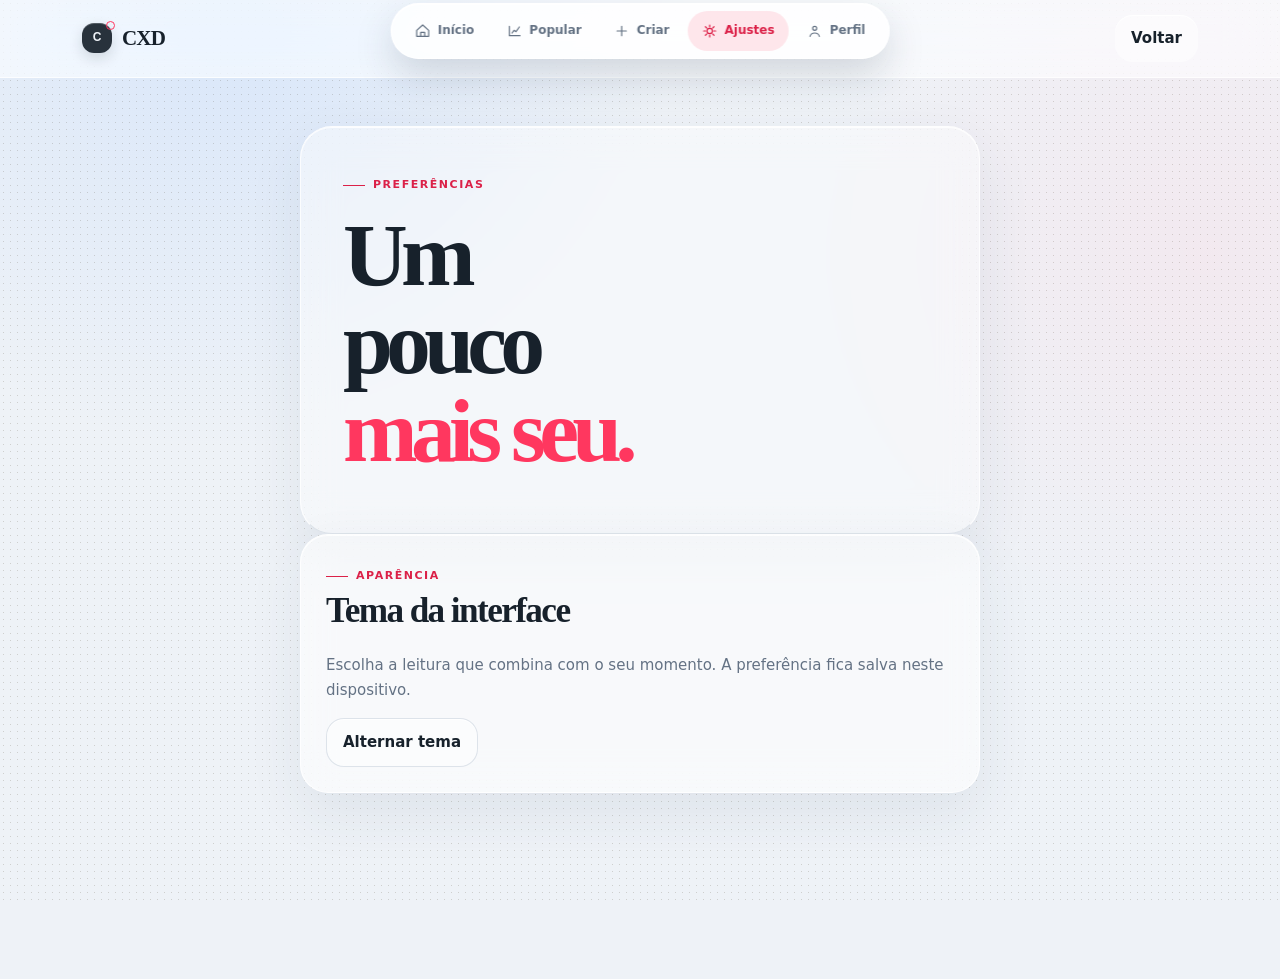
<file: config.html>
<!DOCTYPE html><html lang="pt-BR"><head><meta charset="UTF-8"><meta name="viewport" content="width=device-width, initial-scale=1.0"><title>Preferências — CXD</title><link rel="stylesheet" href="style.css"></head><body><header class="site-header"><div class="topbar"><a class="brand" href="index.html"><span class="brand-mark">C</span><span>CXD</span></a><nav class="desktop-nav"><a href="index.html"><svg class="icon" viewBox="0 0 24 24"><path d="m3 11 9-8 9 8v9H3zM9 20v-6h6v6"/></svg><span>Início</span></a><a href="populares.html"><svg class="icon" viewBox="0 0 24 24"><path d="M4 19V5M4 19h16M8 15l3-4 3 2 5-7"/></svg><span>Popular</span></a><a href="criar.html"><svg class="icon" viewBox="0 0 24 24"><path d="M12 5v14M5 12h14"/></svg><span>Criar</span></a><a class="active" href="config.html"><svg class="icon" viewBox="0 0 24 24"><path d="M12 3v3M12 18v3M3 12h3M18 12h3M5.6 5.6l2.1 2.1M16.3 16.3l2.1 2.1M18.4 5.6l-2.1 2.1M7.7 16.3l-2.1 2.1"/><circle cx="12" cy="12" r="4"/></svg><span>Ajustes</span></a><a href="perfil.html"><svg class="icon" viewBox="0 0 24 24"><circle cx="12" cy="8" r="3"/><path d="M5 20c.8-3.2 3.1-5 7-5s6.2 1.8 7 5"/></svg><span>Perfil</span></a></nav><a href="index.html" class="button secondary">Voltar</a></div></header><main><div style="max-width:680px;margin:auto"><section class="hero reveal"><div><span class="eyebrow">Preferências</span><h1>Um pouco<br><span>mais seu.</span></h1></div></section><section class="card reveal"><div class="section-head"><div><span class="eyebrow">Aparência</span><h2>Tema da interface</h2></div></div><p style="color:var(--muted)">Escolha a leitura que combina com o seu momento. A preferência fica salva neste dispositivo.</p><button class="secondary" onclick="tema()">Alternar tema</button></section></div></main><nav class="bottom-nav"><a href="index.html"><svg class="icon" viewBox="0 0 24 24"><path d="m3 11 9-8 9 8v9H3zM9 20v-6h6v6"/></svg><span>Início</span></a><a href="populares.html"><svg class="icon" viewBox="0 0 24 24"><path d="M4 19V5M4 19h16M8 15l3-4 3 2 5-7"/></svg><span>Popular</span></a><a create-action href="criar.html"><svg class="icon" viewBox="0 0 24 24"><path d="M12 5v14M5 12h14"/></svg><span>Criar</span></a><a class="active" href="config.html"><svg class="icon" viewBox="0 0 24 24"><path d="M12 3v3M12 18v3M3 12h3M18 12h3M5.6 5.6l2.1 2.1M16.3 16.3l2.1 2.1M18.4 5.6l-2.1 2.1M7.7 16.3l-2.1 2.1"/><circle cx="12" cy="12" r="4"/></svg><span>Ajustes</span></a><a href="perfil.html"><svg class="icon" viewBox="0 0 24 24"><circle cx="12" cy="8" r="3"/><path d="M5 20c.8-3.2 3.1-5 7-5s6.2 1.8 7 5"/></svg><span>Perfil</span></a></nav><script>function tema(){document.body.classList.toggle('claro');localStorage.setItem('cxd-tema',document.body.classList.contains('claro')?'claro':'escuro')}if(localStorage.getItem('cxd-tema')==='claro')document.body.classList.add('claro')</script></body></html>
</file>
<file: style.css>
:root{--paper:#f5f1e9;--paper-deep:#e9e2d7;--ink:#20241f;--muted:#70756c;--line:#d6cec1;--accent:#e8674e;--accent-dark:#c94f3b;--blue:#315bdc;--mint:#dcebdc;--white:#fffdf9;--shadow:0 18px 45px rgba(45,35,22,.09);--radius:14px}
*{box-sizing:border-box}html{scroll-behavior:smooth}body{margin:0;min-width:320px;background:var(--paper);color:var(--ink);font:400 15px/1.65 Inter,ui-sans-serif,system-ui,-apple-system,BlinkMacSystemFont,"Segoe UI",sans-serif}body:before{content:"";position:fixed;inset:0;pointer-events:none;opacity:.28;background-image:radial-gradient(#847868 .55px,transparent .55px);background-size:7px 7px;mix-blend-mode:multiply}a{color:inherit;text-decoration:none}a:hover{text-decoration:underline}button,input,textarea{font:inherit}button{display:inline-flex;align-items:center;justify-content:center;gap:9px;border:1px solid var(--accent);background:var(--accent);color:#fffdf9;cursor:pointer;padding:11px 16px;border-radius:9px;font-weight:750;transition:transform .2s,background .2s,box-shadow .2s}button:hover{background:var(--accent-dark);box-shadow:0 8px 18px rgba(201,79,59,.18);transform:translateY(-2px)}button:active{transform:translateY(0)}button.secondary,.button.secondary{background:transparent;color:var(--ink);border-color:var(--line);box-shadow:none}.button{display:inline-flex;align-items:center;justify-content:center;gap:9px;padding:11px 16px;border-radius:9px;background:var(--accent);color:#fffdf9;font-weight:750}.button:hover{text-decoration:none;background:var(--accent-dark)}.icon{width:17px;height:17px;display:inline-block;flex:0 0 auto;stroke:currentColor;fill:none;stroke-width:1.8;stroke-linecap:round;stroke-linejoin:round}.icon-sm{width:14px;height:14px}.site-header{position:relative;z-index:10;border-bottom:1px solid var(--line);background:rgba(245,241,233,.9)}.topbar{max-width:1120px;margin:auto;padding:17px 22px;display:flex;align-items:center;justify-content:space-between;gap:20px}.brand{display:flex;align-items:center;gap:10px;font-family:Georgia,"Times New Roman",serif;font-weight:700;font-size:21px;letter-spacing:-.04em}.brand:hover{text-decoration:none}.brand-mark{display:grid;place-items:center;width:30px;height:30px;border-radius:50%;background:var(--ink);color:var(--paper);font-family:Inter,sans-serif;font-size:12px;letter-spacing:0}.brand-mark:before{content:"";width:7px;height:7px;border:1px solid var(--accent);border-radius:50%;position:absolute;transform:translate(13px,-13px)}.desktop-nav{display:flex;align-items:center;gap:3px}.desktop-nav a{color:var(--muted);padding:7px 10px;border-radius:7px;font-size:13px;font-weight:700}.desktop-nav a:hover,.desktop-nav a.active{color:var(--ink);background:var(--paper-deep);text-decoration:none}.desktop-nav .nav-cta{color:var(--accent-dark);background:transparent;border:1px solid var(--accent)}main{max-width:1120px;margin:auto;padding:48px 22px 96px}.hero{display:grid;grid-template-columns:minmax(0,1fr) 260px;gap:32px;align-items:end;padding:22px 0 44px;border-bottom:1px solid var(--line)}.eyebrow{display:inline-flex;align-items:center;gap:8px;color:var(--accent-dark);font-size:11px;font-weight:800;letter-spacing:.14em;text-transform:uppercase}.eyebrow:before{content:"";width:22px;height:1px;background:currentColor}h1,h2,h3{font-family:Georgia,"Times New Roman",serif;font-weight:700;color:var(--ink)}h1{font-size:clamp(2.6rem,7vw,5.8rem);line-height:.98;letter-spacing:-.075em;margin:17px 0 20px}h2{font-size:clamp(1.6rem,3vw,2.2rem);line-height:1.08;letter-spacing:-.045em;margin:0 0 8px}h3{font-size:1.35rem;line-height:1.16;letter-spacing:-.035em;margin:0 0 8px}.hero h1 span{color:var(--accent)}.hero p{max-width:575px;color:var(--muted);font-size:16px;margin:0 0 22px}.hero-side{justify-self:end;padding:18px 0 4px;border-top:3px solid var(--ink);text-align:left}.hero-side strong{display:block;font:700 58px/.9 Georgia,serif;letter-spacing:-.08em}.hero-side span{display:block;color:var(--muted);margin-top:9px}.grid{display:grid;grid-template-columns:minmax(0,1fr) 290px;gap:42px;margin-top:36px}.section-head{display:flex;align-items:end;justify-content:space-between;gap:16px;margin-bottom:15px}.section-head .eyebrow{margin-bottom:7px}.status-line{color:var(--muted);font-size:12px}.card{background:rgba(255,253,249,.62);border:1px solid var(--line);border-radius:var(--radius);padding:25px;box-shadow:var(--shadow)}.side-card{background:var(--mint);border-color:#c7ddc8;box-shadow:none;align-self:start}.side-card p{color:#536458;font-size:14px}.post-list{display:grid;gap:0}.post{position:relative;padding:21px 0;border-top:1px solid var(--line);transition:padding-left .2s,background .2s}.post:first-child{border-top:0;padding-top:4px}.post:hover{padding-left:10px}.post h2,.post h3{margin:0 0 7px}.post h3 a:hover{color:var(--accent-dark);text-decoration:none}.post p{color:var(--muted);margin:0 0 12px;display:-webkit-box;-webkit-line-clamp:2;-webkit-box-orient:vertical;overflow:hidden}.meta{display:flex;flex-wrap:wrap;gap:8px 16px;color:var(--muted);font-size:12px}.meta-item{display:inline-flex;align-items:center;gap:5px}.pill{display:inline-flex;align-items:center;padding:3px 8px;border-radius:99px;background:var(--paper-deep);color:var(--ink);font-size:11px;font-weight:750}.post-image{width:100%;max-height:260px;object-fit:cover;border-radius:8px;margin:12px 0}.quick-links{display:grid;gap:7px;margin-top:18px}.quick-links a{display:flex;align-items:center;justify-content:space-between;padding:11px 0;border-bottom:1px solid rgba(32,36,31,.14);font-size:13px;font-weight:700}.quick-links a:hover{color:var(--accent-dark);text-decoration:none}.quick-links a:last-child{border-bottom:0}.field{display:grid;gap:7px;margin:0 0 17px}.field label{color:var(--ink);font-size:12px;font-weight:800}.field input,.field textarea,input,textarea{width:100%;padding:13px 14px;border:1px solid var(--line);border-radius:8px;background:var(--white);color:var(--ink);outline:none;transition:border-color .2s,box-shadow .2s}.field input:focus,.field textarea:focus,input:focus,textarea:focus{border-color:var(--accent);box-shadow:0 0 0 3px rgba(232,103,78,.12)}textarea{resize:vertical;min-height:150px}.form-actions{display:flex;align-items:center;gap:10px;flex-wrap:wrap}.preview{display:none;width:100%;max-height:280px;object-fit:cover;border-radius:8px;margin:10px 0 16px}.topic-header{display:flex;justify-content:space-between;gap:20px;align-items:flex-start;margin-bottom:24px}.topic-body{font-family:Georgia,"Times New Roman",serif;color:#454a42;font-size:18px;line-height:1.75;white-space:pre-wrap;word-break:break-word}.topic-cover{width:100%;max-height:430px;object-fit:cover;border-radius:8px;margin:5px 0 25px}.reply{border-top:1px solid var(--line);padding:17px 0}.reply:first-child{border-top:0}.reply p{white-space:pre-wrap;color:#454a42;margin:7px 0}.empty{padding:28px 12px;text-align:center;color:var(--muted)}.auth-shell{min-height:100vh;display:grid;place-items:center;padding:24px}.auth-card{width:min(100%,480px)}.auth-card .brand{margin-bottom:34px}.auth-card h1{font-size:clamp(2.6rem,10vw,4.8rem)}.auth-foot{color:var(--muted);font-size:13px;margin:18px 0 0}.bottom-nav{display:none}.reveal{animation:enter .55s both}@keyframes enter{from{opacity:0;transform:translateY(10px)}to{opacity:1;transform:none}}body.claro{--paper:#20241f;--paper-deep:#30362f;--ink:#f5f1e9;--muted:#adb5aa;--line:#4b5449;--white:#2a3029;--mint:#2c4432}body.claro .site-header{background:rgba(32,36,31,.92)}body.claro .card{background:rgba(42,48,41,.8)}body.claro .topic-body,body.claro .reply p{color:#dfe6db}body.claro .field input,body.claro .field textarea,body.claro input,body.claro textarea{background:#2a3029;color:var(--ink)}
@media(max-width:800px){.topbar{padding:14px 16px}.desktop-nav{display:none}main{padding:28px 16px 96px}.hero{grid-template-columns:1fr;gap:24px;padding:18px 0 32px}.hero-side{justify-self:stretch;display:flex;align-items:baseline;gap:10px;padding-top:14px}.hero-side strong{font-size:42px}.hero-side span{margin-top:0}.grid{grid-template-columns:1fr;gap:26px;margin-top:26px}.card{padding:20px}.side-card{order:-1}.bottom-nav{position:fixed;display:flex;z-index:30;bottom:12px;left:12px;right:12px;padding:6px;background:rgba(255,253,249,.94);border:1px solid var(--line);border-radius:12px;box-shadow:0 10px 30px rgba(45,35,22,.15);justify-content:space-around}.bottom-nav a{display:grid;gap:1px;justify-items:center;color:var(--muted);font-size:10px;font-weight:750;padding:5px 7px}.bottom-nav a.active{color:var(--accent-dark)}.bottom-nav .icon{width:17px;height:17px}.topic-header{display:block}.topic-header .button{margin-top:13px}.section-head{align-items:flex-start;flex-direction:column}}@media(prefers-reduced-motion:reduce){*,*:before,*:after{scroll-behavior:auto!important;animation-duration:.01ms!important;transition-duration:.01ms!important}}
/* Liquid Glass pass: superfícies funcionais acima do conteúdo, sem transformar tudo em vidro */
:root{--paper:#eef2f7;--paper-deep:#e2e8f0;--ink:#17212b;--muted:#647284;--line:rgba(75,96,121,.18);--accent:#ff375f;--accent-dark:#db2148;--mint:#e5edf7;--white:rgba(255,255,255,.76);--shadow:0 24px 70px rgba(30,50,75,.12)}
body{background:radial-gradient(circle at 18% 0%,rgba(174,207,255,.35),transparent 28rem),radial-gradient(circle at 94% 26%,rgba(255,210,220,.28),transparent 25rem),var(--paper)}
.site-header{background:rgba(255,255,255,.58);border-bottom:1px solid rgba(255,255,255,.72);backdrop-filter:saturate(160%) blur(24px);-webkit-backdrop-filter:saturate(160%) blur(24px)}
.topbar{padding:15px 22px}.brand-mark{border-radius:12px;background:rgba(23,33,43,.92);box-shadow:inset 0 1px 0 rgba(255,255,255,.2),0 5px 14px rgba(23,33,43,.15)}
.desktop-nav a{border-radius:999px}.desktop-nav .nav-cta{border-color:rgba(255,55,95,.5);background:rgba(255,255,255,.34)}
.hero{border:1px solid rgba(255,255,255,.76);border-bottom-color:rgba(116,137,163,.18);border-radius:32px;padding:42px 42px 38px;background:rgba(255,255,255,.42);box-shadow:0 20px 55px rgba(44,65,94,.08),inset 0 1px 0 rgba(255,255,255,.8);backdrop-filter:blur(18px);-webkit-backdrop-filter:blur(18px)}
.hero-side{border-top:0;border-left:1px solid rgba(92,114,143,.22);padding:14px 0 14px 24px}.card{border-radius:28px;border-color:rgba(255,255,255,.8);background:rgba(255,255,255,.6);box-shadow:0 20px 55px rgba(44,65,94,.08),inset 0 1px 0 rgba(255,255,255,.82);backdrop-filter:blur(18px);-webkit-backdrop-filter:blur(18px)}
.side-card{background:rgba(226,238,255,.62);border-color:rgba(255,255,255,.72)}.post{border-radius:22px;padding:19px 16px;border:1px solid transparent}.post:hover{padding-left:20px;background:rgba(255,255,255,.52);border-color:rgba(255,255,255,.8);box-shadow:0 10px 25px rgba(44,65,94,.07)}.pill{border-radius:999px;background:rgba(255,255,255,.68);border:1px solid rgba(116,137,163,.14)}
.button,button{border-radius:18px;box-shadow:0 7px 16px rgba(255,55,95,.14)}button.secondary,.button.secondary{background:rgba(255,255,255,.45);border-color:rgba(116,137,163,.22);box-shadow:inset 0 1px 0 rgba(255,255,255,.8)}.field input,.field textarea,input,textarea{border-radius:18px;background:rgba(255,255,255,.68);border-color:rgba(116,137,163,.2);box-shadow:inset 0 1px 0 rgba(255,255,255,.72)}.topic-cover,.post-image{border-radius:22px}.topic-header{border-bottom:1px solid rgba(116,137,163,.16);padding-bottom:22px}
.bottom-nav{border-radius:28px;background:rgba(255,255,255,.68);border:1px solid rgba(255,255,255,.88);backdrop-filter:saturate(180%) blur(25px);-webkit-backdrop-filter:saturate(180%) blur(25px);box-shadow:0 14px 34px rgba(44,65,94,.16),inset 0 1px 0 rgba(255,255,255,.92);padding:8px 10px}.bottom-nav a{border-radius:20px;transition:background .2s,color .2s,transform .2s}.bottom-nav a.active{background:rgba(255,55,95,.12);color:var(--accent-dark)}.bottom-nav a:active{transform:scale(.94)}
@media(max-width:800px){.hero{border-radius:28px;padding:28px 22px 24px}.hero-side{border-left:0;border-top:1px solid rgba(92,114,143,.22);padding:16px 0 0}.card{border-radius:26px}.side-card{border-radius:25px}.post{border-radius:20px;padding:17px 12px}.post:hover{padding-left:16px}.bottom-nav{left:10px;right:10px;bottom:10px}}
@media(prefers-reduced-transparency:reduce){.site-header,.hero,.card,.bottom-nav{backdrop-filter:none;-webkit-backdrop-filter:none;background:var(--white)}}
body.claro{--paper:#20242b;--paper-deep:#303743;--ink:#f6f8fb;--muted:#aeb8c5;--line:rgba(220,231,245,.2);--white:rgba(40,47,58,.76);--mint:#2b3b50}body.claro{background:radial-gradient(circle at 18% 0%,rgba(57,91,145,.4),transparent 28rem),radial-gradient(circle at 94% 26%,rgba(109,35,55,.28),transparent 25rem),var(--paper)}body.claro .site-header{background:rgba(26,31,39,.62)}body.claro .hero,body.claro .card,body.claro .bottom-nav{background:rgba(42,49,60,.66);border-color:rgba(220,231,245,.18)}body.claro .field input,body.claro .field textarea,body.claro input,body.claro textarea{background:rgba(32,38,48,.76);color:var(--ink)}
/* Navigation pass: social-app hierarchy on mobile, floating dock on desktop */
body{padding-bottom:90px}.site-header{z-index:20}.topbar{max-width:1160px}.desktop-nav{position:fixed;z-index:40;left:50%;bottom:18px;transform:translateX(-50%);display:flex;align-items:center;gap:4px;padding:7px 9px;border:1px solid rgba(255,255,255,.9);border-radius:28px;background:rgba(255,255,255,.72);backdrop-filter:saturate(180%) blur(26px);-webkit-backdrop-filter:saturate(180%) blur(26px);box-shadow:0 16px 38px rgba(35,51,74,.18),inset 0 1px 0 rgba(255,255,255,.95)}.desktop-nav a{display:flex;align-items:center;gap:7px;padding:10px 14px;border-radius:20px;color:var(--muted);font-size:12px}.desktop-nav a .icon{width:16px;height:16px}.desktop-nav a:hover,.desktop-nav a.active{background:rgba(255,55,95,.12);color:var(--accent-dark)}.desktop-nav .nav-cta{border:0;background:rgba(255,55,95,.12);color:var(--accent-dark)}.bottom-nav{display:none}
@media(max-width:800px){body{padding-bottom:104px}.desktop-nav{display:none}.bottom-nav{position:fixed;display:flex;z-index:40;bottom:10px;left:9px;right:9px;align-items:center;justify-content:space-around;gap:0;padding:7px 5px;border:1px solid rgba(255,255,255,.92);border-radius:27px;background:rgba(255,255,255,.74);backdrop-filter:saturate(180%) blur(26px);-webkit-backdrop-filter:saturate(180%) blur(26px);box-shadow:0 15px 38px rgba(35,51,74,.2),inset 0 1px 0 rgba(255,255,255,.96)}.bottom-nav a{min-width:51px;display:grid;place-items:center;gap:2px;padding:7px 4px;border-radius:18px;color:var(--muted);font-size:9px;font-weight:800;line-height:1.1;transition:transform .2s,background .2s,color .2s}.bottom-nav a .icon{width:19px;height:19px;stroke-width:1.9}.bottom-nav a.active{background:rgba(255,55,95,.12);color:var(--accent-dark)}.bottom-nav a.create-action{width:52px;height:52px;margin-top:-24px;border-radius:18px;background:var(--accent);color:#fff;box-shadow:0 9px 18px rgba(255,55,95,.34);border:4px solid rgba(255,255,255,.88)}.bottom-nav a.create-action .icon{width:22px;height:22px;stroke-width:2.2}.bottom-nav a:active{transform:scale(.91)}.site-header .button{padding:9px 12px}}
@media(prefers-reduced-transparency:reduce){.desktop-nav,.bottom-nav{backdrop-filter:none;-webkit-backdrop-filter:none;background:var(--white)}}
body.claro .desktop-nav,body.claro .bottom-nav{background:rgba(42,49,60,.78);border-color:rgba(220,231,245,.2)}
</file>
